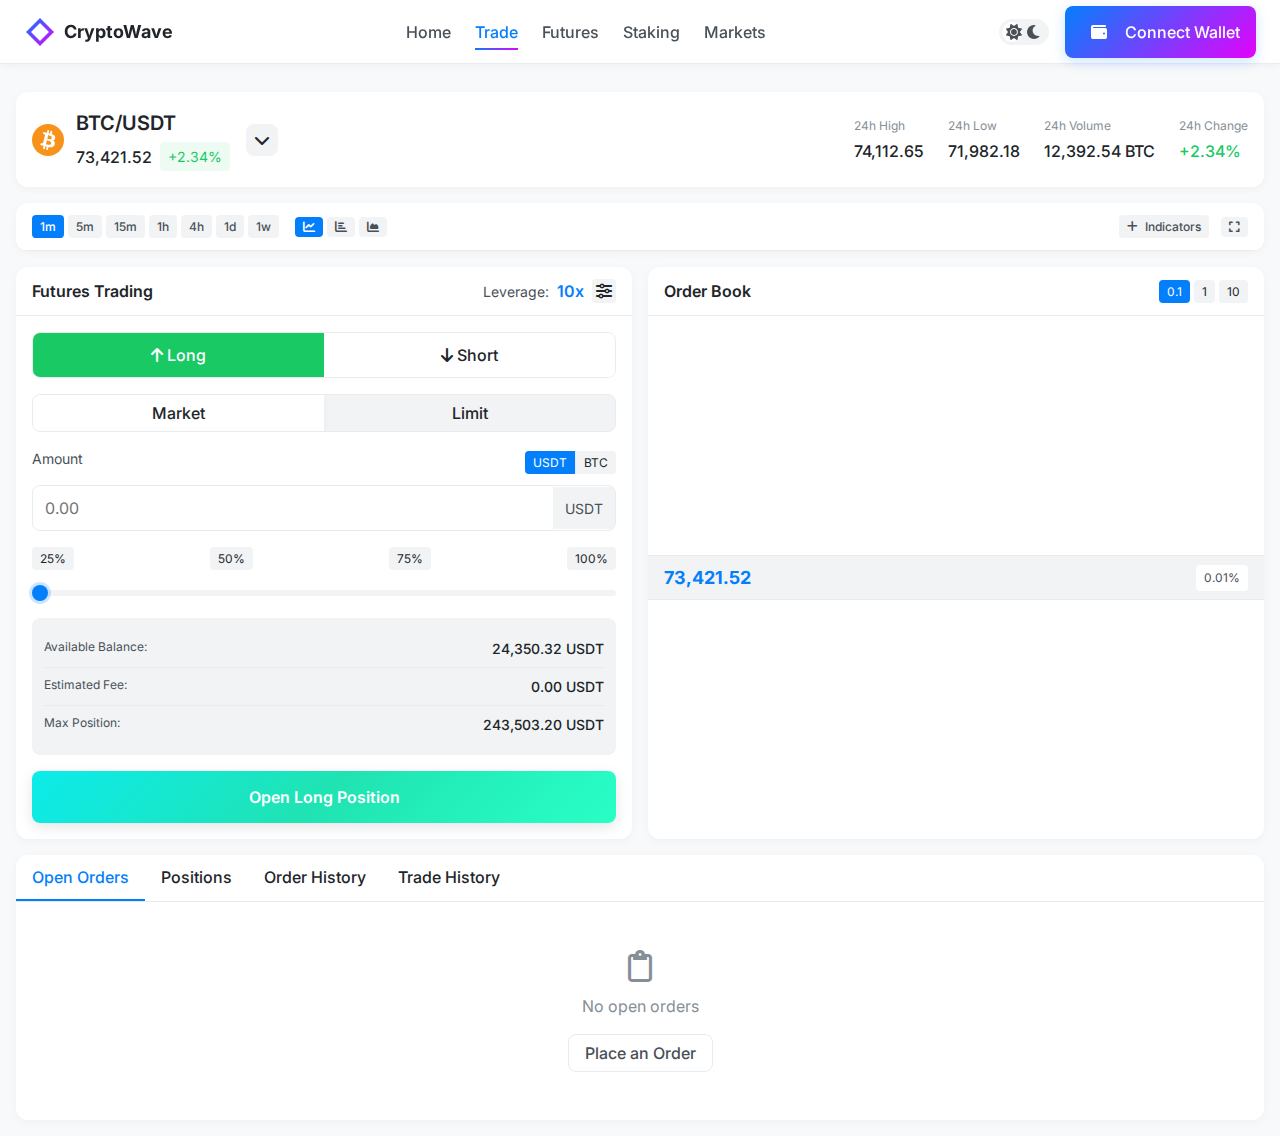
<file: index.html>
<!DOCTYPE html>
<html lang="en">
<head>
    <meta charset="UTF-8">
    <meta name="viewport" content="width=device-width, initial-scale=1.0">
    <title>CryptoWave | Advanced Trading Platform</title>
    <link rel="stylesheet" href="styles.css">
    <link rel="preconnect" href="https://fonts.googleapis.com">
    <link rel="preconnect" href="https://fonts.gstatic.com" crossorigin>
    <link href="https://fonts.googleapis.com/css2?family=Inter:wght@300;400;500;600;700&display=swap" rel="stylesheet">
    <link rel="stylesheet" href="https://cdnjs.cloudflare.com/ajax/libs/font-awesome/6.0.0-beta3/css/all.min.css">
</head>
<body>
    <div class="app-wrapper">
        <!-- Header Navigation -->
        <header class="header">
            <div class="logo">
                <svg width="32" height="32" viewBox="0 0 32 32" fill="none" xmlns="http://www.w3.org/2000/svg">
                    <path d="M16 2L30 16L16 30L2 16L16 2Z" fill="url(#paint0_linear)"/>
                    <path d="M16 7L25 16L16 25L7 16L16 7Z" fill="white"/>
                    <defs>
                        <linearGradient id="paint0_linear" x1="2" y1="2" x2="30" y2="30" gradientUnits="userSpaceOnUse">
                            <stop offset="0%" stop-color="#037ffc"/>
                            <stop offset="100%" stop-color="#e303fc"/>
                        </linearGradient>
                    </defs>
                </svg>
                <span>CryptoWave</span>
            </div>
            
            <nav class="main-nav">
                <ul>
                    <li><a href="#">Home</a></li>
                    <li class="active"><a href="#">Trade</a></li>
                    <li><a href="#">Futures</a></li>
                    <li><a href="#">Staking</a></li>
                    <li><a href="#">Markets</a></li>
                </ul>
            </nav>
            
            <div class="user-controls">
                <div class="theme-toggle">
                    <input type="checkbox" id="theme-switch" class="theme-switch">
                    <label for="theme-switch" class="theme-switch-label">
                        <span class="theme-icon light"><i class="fas fa-sun"></i></span>
                        <span class="theme-icon dark"><i class="fas fa-moon"></i></span>
                    </label>
                </div>
                <div class="wallet-connect">
                    <button class="btn btn-primary">
                        <span class="btn-icon"><i class="fas fa-wallet"></i></span>
                        Connect Wallet
                    </button>
                </div>
            </div>
        </header>

        <!-- Main Content -->
        <main class="main-content">
            <!-- Trading Pair Selection -->
            <div class="trading-pair-selection">
                <div class="pair-selector">
                    <div class="current-pair">
                        <div class="pair-icon">
                            <img src="assets/btc-icon.svg" alt="Bitcoin">
                        </div>
                        <div class="pair-details">
                            <h2>BTC/USDT</h2>
                            <div class="pair-price">
                                <span class="price">73,421.52</span>
                                <span class="change positive">+2.34%</span>
                            </div>
                        </div>
                    </div>
                    <button class="pair-dropdown-btn">
                        <i class="fas fa-chevron-down"></i>
                    </button>
                </div>
                <div class="market-stats">
                    <div class="stat">
                        <span class="stat-label">24h High</span>
                        <span class="stat-value">74,112.65</span>
                    </div>
                    <div class="stat">
                        <span class="stat-label">24h Low</span>
                        <span class="stat-value">71,982.18</span>
                    </div>
                    <div class="stat">
                        <span class="stat-label">24h Volume</span>
                        <span class="stat-value">12,392.54 BTC</span>
                    </div>
                    <div class="stat">
                        <span class="stat-label">24h Change</span>
                        <span class="stat-value positive">+2.34%</span>
                    </div>
                </div>
            </div>
            
            <!-- Main Trading Interface -->
            <div class="trading-interface">
                <!-- Chart Component -->
                <div class="chart-container">
                    <div class="chart-header">
                        <div class="chart-controls">
                            <div class="chart-timeframe">
                                <button class="btn btn-time active">1m</button>
                                <button class="btn btn-time">5m</button>
                                <button class="btn btn-time">15m</button>
                                <button class="btn btn-time">1h</button>
                                <button class="btn btn-time">4h</button>
                                <button class="btn btn-time">1d</button>
                                <button class="btn btn-time">1w</button>
                            </div>
                            <div class="chart-type">
                                <button class="btn btn-chart active">
                                    <i class="fas fa-chart-line"></i>
                                </button>
                                <button class="btn btn-chart">
                                    <i class="fas fa-chart-bar"></i>
                                </button>
                                <button class="btn btn-chart">
                                    <i class="fas fa-chart-area"></i>
                                </button>
                            </div>
                        </div>
                        <div class="chart-indicators">
                            <button class="btn btn-indicator">
                                <i class="fas fa-plus"></i>
                                <span>Indicators</span>
                            </button>
                            <button class="btn btn-fullscreen">
                                <i class="fas fa-expand"></i>
                            </button>
                        </div>
                    </div>
                    
                    <div class="trading-view-chart" id="trading-chart">
                        <!-- TradingView chart will be injected here -->
                    </div>
                </div>
                
                <!-- Order Book and Trading Form -->
                <div class="side-panel">
                    <div class="trade-panel">
                        <div class="panel-header">
                            <h3>Futures Trading</h3>
                            <div class="leverage-selector">
                                <span class="leverage-label">Leverage:</span>
                                <div class="leverage-value">10x</div>
                                <button class="leverage-adjust">
                                    <i class="fas fa-sliders-h"></i>
                                </button>
                            </div>
                        </div>
                        
                        <!-- Trade Direction Toggle -->
                        <div class="trade-direction-toggle">
                            <button class="btn-direction btn-long active" data-direction="long">
                                <i class="fas fa-arrow-up"></i>
                                Long
                            </button>
                            <button class="btn-direction btn-short" data-direction="short">
                                <i class="fas fa-arrow-down"></i>
                                Short
                            </button>
                        </div>
                        
                        <!-- Trade Type Toggle -->
                        <div class="trade-type-toggle">
                            <button class="btn-type active" data-type="market">Market</button>
                            <button class="btn-type" data-type="limit">Limit</button>
                        </div>
                        
                        <!-- Dynamic Trade Form -->
                        <div class="trade-form">
                            <!-- Fields change based on trade type selection -->
                            <div class="form-group limit-price hidden">
                                <label for="limit-price">Limit Price</label>
                                <div class="input-with-addon">
                                    <input type="text" id="limit-price" placeholder="0.00">
                                    <div class="input-addon">USDT</div>
                                </div>
                            </div>
                            
                            <div class="form-group">
                                <div class="amount-label-container">
                                    <label for="trade-amount">Amount</label>
                                    <div class="amount-denomination">
                                        <button class="denomination-btn active" data-denom="usdt">USDT</button>
                                        <button class="denomination-btn" data-denom="btc">BTC</button>
                                    </div>
                                </div>
                                <div class="input-with-addon">
                                    <input type="text" id="trade-amount" placeholder="0.00">
                                    <div class="input-addon" id="current-denom">USDT</div>
                                </div>
                            </div>
                            
                            <!-- Amount Slider -->
                            <div class="amount-slider-container">
                                <div class="amount-percentage-buttons">
                                    <button class="percentage-btn" data-percentage="25">25%</button>
                                    <button class="percentage-btn" data-percentage="50">50%</button>
                                    <button class="percentage-btn" data-percentage="75">75%</button>
                                    <button class="percentage-btn" data-percentage="100">100%</button>
                                </div>
                                <input type="range" class="amount-slider" min="0" max="100" value="0">
                            </div>
                            
                            <!-- Trade Stats -->
                            <div class="trade-stats">
                                <div class="stat-row">
                                    <div class="stat-label">Available Balance:</div>
                                    <div class="stat-value">24,350.32 USDT</div>
                                </div>
                                <div class="stat-row">
                                    <div class="stat-label">Estimated Fee:</div>
                                    <div class="stat-value">0.00 USDT</div>
                                </div>
                                <div class="stat-row">
                                    <div class="stat-label">Max Position:</div>
                                    <div class="stat-value">243,503.20 USDT</div>
                                </div>
                            </div>
                            
                            <!-- Submit Button -->
                            <button class="btn-submit btn-long">
                                Open Long Position
                            </button>
                        </div>
                    </div>
                    
                    <!-- Order Book -->
                    <div class="orderbook-panel">
                        <div class="panel-header">
                            <h3>Order Book</h3>
                            <div class="orderbook-controls">
                                <button class="btn-decimal active">0.1</button>
                                <button class="btn-decimal">1</button>
                                <button class="btn-decimal">10</button>
                            </div>
                        </div>
                        
                        <div class="orderbook-content">
                            <!-- Asks (Sell Orders) - Will be populated dynamically -->
                            <div class="orderbook-asks"></div>
                            
                            <!-- Current Price -->
                            <div class="orderbook-spread">
                                <div class="current-price">73,421.52</div>
                                <div class="spread-value">0.01%</div>
                            </div>
                            
                            <!-- Bids (Buy Orders) - Will be populated dynamically -->
                            <div class="orderbook-bids"></div>
                        </div>
                    </div>
                </div>
            </div>
            
            <!-- Recent Trades and Open Orders -->
            <div class="bottom-panel">
                <div class="panel-tabs">
                    <button class="tab-btn active" data-tab="open-orders">Open Orders</button>
                    <button class="tab-btn" data-tab="positions">Positions</button>
                    <button class="tab-btn" data-tab="order-history">Order History</button>
                    <button class="tab-btn" data-tab="trade-history">Trade History</button>
                </div>
                
                <div class="tab-content active" id="open-orders">
                    <div class="empty-state">
                        <i class="far fa-clipboard"></i>
                        <p>No open orders</p>
                        <button class="btn btn-secondary">Place an Order</button>
                    </div>
                </div>
                
                <div class="tab-content" id="positions">
                    <div class="empty-state">
                        <i class="far fa-chart-bar"></i>
                        <p>No open positions</p>
                        <button class="btn btn-secondary">Open a Position</button>
                    </div>
                </div>
                
                <div class="tab-content" id="order-history">
                    <table class="data-table">
                        <thead>
                            <tr>
                                <th>Date</th>
                                <th>Pair</th>
                                <th>Type</th>
                                <th>Side</th>
                                <th>Price</th>
                                <th>Amount</th>
                                <th>Filled</th>
                                <th>Total</th>
                                <th>Status</th>
                            </tr>
                        </thead>
                        <tbody>
                            <tr>
                                <td>2025-04-05 09:42:18</td>
                                <td>BTC/USDT</td>
                                <td>Limit</td>
                                <td class="side buy">Buy</td>
                                <td>72,850.00</td>
                                <td>0.5000</td>
                                <td>0.5000</td>
                                <td>36,425.00 USDT</td>
                                <td><span class="status filled">Filled</span></td>
                            </tr>
                            <tr>
                                <td>2025-04-04 15:21:36</td>
                                <td>BTC/USDT</td>
                                <td>Market</td>
                                <td class="side sell">Sell</td>
                                <td>73,012.48</td>
                                <td>0.3500</td>
                                <td>0.3500</td>
                                <td>25,554.37 USDT</td>
                                <td><span class="status filled">Filled</span></td>
                            </tr>
                        </tbody>
                    </table>
                </div>
                
                <div class="tab-content" id="trade-history">
                    <table class="data-table">
                        <thead>
                            <tr>
                                <th>Date</th>
                                <th>Pair</th>
                                <th>Side</th>
                                <th>Price</th>
                                <th>Amount</th>
                                <th>Fee</th>
                                <th>Total</th>
                            </tr>
                        </thead>
                        <tbody>
                            <tr>
                                <td>2025-04-05 09:42:18</td>
                                <td>BTC/USDT</td>
                                <td class="side buy">Buy</td>
                                <td>72,850.00</td>
                                <td>0.5000</td>
                                <td>18.21 USDT</td>
                                <td>36,425.00 USDT</td>
                            </tr>
                            <tr>
                                <td>2025-04-04 15:21:36</td>
                                <td>BTC/USDT</td>
                                <td class="side sell">Sell</td>
                                <td>73,012.48</td>
                                <td>0.3500</td>
                                <td>12.78 USDT</td>
                                <td>25,554.37 USDT</td>
                            </tr>
                        </tbody>
                    </table>
                </div>
            </div>
        </main>
    </div>
    
    <!-- Trading View Widget Script -->
    <script src="https://s3.tradingview.com/tv.js"></script>
    <script src="script.js"></script>
</body>
</html>
</file>
<file: styles.css>
:root {
    /* Base Colors */
    --color-primary: #037ffc;
    --color-secondary: #e303fc;
    --color-success: #18c964;
    --color-warning: #f5a623;
    --color-danger: #f31260;
    --color-info: #5e5ce6;

    /* Interface Colors */
    --color-bg-primary: #f8f9fa;
    --color-bg-secondary: #ffffff;
    --color-bg-tertiary: #f1f3f5;
    --color-border: #e9ecef;
    --color-text-primary: #212529;
    --color-text-secondary: #495057;
    --color-text-muted: #868e96;
    
    /* Trade-specific Colors */
    --color-buy: #18c964;
    --color-sell: #f31260;
    --color-buy-bg: rgba(24, 201, 100, 0.08);
    --color-sell-bg: rgba(243, 18, 96, 0.08);
    
    /* Chart Colors */
    --color-chart-grid: #e9ecef;
    --color-chart-text: #495057;
    
    /* Gradients */
    --gradient-primary: linear-gradient(135deg, var(--color-primary), var(--color-secondary));
    --gradient-success: linear-gradient(135deg, #0cebeb, #20e3b2, #29ffc6);
    --gradient-danger: linear-gradient(135deg, #ff416c, #ff4b2b);
    
    /* Elevation and Effects */
    --shadow-sm: 0 2px 8px rgba(0, 0, 0, 0.04);
    --shadow-md: 0 4px 16px rgba(0, 0, 0, 0.08);
    --shadow-lg: 0 8px 24px rgba(0, 0, 0, 0.12);
    
    /* Spacing */
    --space-2xs: 0.25rem;   /*  4px */
    --space-xs:  0.5rem;    /*  8px */
    --space-sm:  0.75rem;   /* 12px */
    --space-md:  1rem;      /* 16px */
    --space-lg:  1.5rem;    /* 24px */
    --space-xl:  2rem;      /* 32px */
    --space-2xl: 3rem;      /* 48px */
    
    /* Border Radius */
    --radius-sm: 4px;
    --radius-md: 8px;
    --radius-lg: 12px;
    --radius-full: 9999px;
    
    /* Typography */
    --font-family: 'Inter', -apple-system, BlinkMacSystemFont, 'Segoe UI', Roboto, Oxygen, Ubuntu, Cantarell, 'Open Sans', 'Helvetica Neue', sans-serif;
    --font-size-xs: 0.75rem;   /* 12px */
    --font-size-sm: 0.875rem;  /* 14px */
    --font-size-md: 1rem;      /* 16px */
    --font-size-lg: 1.125rem;  /* 18px */
    --font-size-xl: 1.25rem;   /* 20px */
    --font-size-2xl: 1.5rem;   /* 24px */
    --font-size-3xl: 1.875rem; /* 30px */
    --font-size-4xl: 2.25rem;  /* 36px */
    
    /* Transitions */
    --transition-fast: 150ms ease;
    --transition-normal: 250ms ease;
    --transition-slow: 350ms ease;
    
    /* Layout */
    --header-height: 64px;
    --sidebar-width: 240px;
    
    /* Z-index layers */
    --z-dropdown: 1000;
    --z-sticky: 1020;
    --z-fixed: 1030;
    --z-modal-backdrop: 1040;
    --z-modal: 1050;
    --z-popover: 1060;
    --z-tooltip: 1070;
}

/* Dark Theme Colors (will be toggled via JS) */
.dark-theme {
    --color-bg-primary: #121212;
    --color-bg-secondary: #1e1e1e;
    --color-bg-tertiary: #2d2d2d;
    --color-border: #333333;
    --color-text-primary: #f8f9fa;
    --color-text-secondary: #ced4da;
    --color-text-muted: #868e96;
    --color-chart-grid: #333333;
    --color-chart-text: #adb5bd;
}

/* Reset & Base Styles */
* {
    margin: 0;
    padding: 0;
    box-sizing: border-box;
}

body {
    font-family: var(--font-family);
    background-color: var(--color-bg-primary);
    color: var(--color-text-primary);
    line-height: 1.5;
    overflow-x: hidden;
    -webkit-font-smoothing: antialiased;
    -moz-osx-font-smoothing: grayscale;
}

a {
    text-decoration: none;
    color: var(--color-primary);
    transition: color var(--transition-normal);
}

a:hover {
    color: var(--color-secondary);
}

ul, ol {
    list-style: none;
}

button, input, select, textarea {
    font-family: inherit;
    font-size: inherit;
    color: inherit;
}

button {
    cursor: pointer;
    border: none;
    background: none;
}

input {
    border: none;
    outline: none;
}

/* Layout Containers */
.app-wrapper {
    min-height: 100vh;
    display: flex;
    flex-direction: column;
}

.main-content {
    display: flex;
    flex-direction: column;
    flex: 1;
    padding: var(--space-md);
    gap: var(--space-md);
}

/* Header & Navigation */
.header {
    height: var(--header-height);
    display: flex;
    align-items: center;
    justify-content: space-between;
    padding: 0 var(--space-lg);
    background-color: var(--color-bg-secondary);
    box-shadow: var(--shadow-sm);
    position: sticky;
    top: 0;
    z-index: var(--z-sticky);
    border-bottom: 1px solid var(--color-border);
}

.logo {
    display: flex;
    align-items: center;
    gap: var(--space-xs);
    font-weight: 700;
    font-size: var(--font-size-lg);
    color: var(--color-text-primary);
}

.logo svg {
    width: 32px;
    height: 32px;
}

.main-nav ul {
    display: flex;
    gap: var(--space-lg);
}

.main-nav li a {
    color: var(--color-text-secondary);
    font-weight: 500;
    padding: var(--space-xs) 0;
    position: relative;
    transition: color var(--transition-normal);
}

.main-nav li.active a, 
.main-nav li a:hover {
    color: var(--color-primary);
}

.main-nav li.active a::after {
    content: '';
    position: absolute;
    bottom: 0;
    left: 0;
    width: 100%;
    height: 2px;
    background: var(--gradient-primary);
    transition: transform var(--transition-normal);
}

.user-controls {
    display: flex;
    align-items: center;
    gap: var(--space-md);
}

/* Theme Toggle */
.theme-toggle {
    position: relative;
}

.theme-switch {
    position: absolute;
    opacity: 0;
    width: 0;
    height: 0;
}

.theme-switch-label {
    display: flex;
    align-items: center;
    justify-content: space-between;
    cursor: pointer;
    width: 50px;
    height: 26px;
    background: var(--color-bg-tertiary);
    border-radius: var(--radius-full);
    position: relative;
    transition: background-color var(--transition-normal);
    padding: 0 5px;
}

.theme-icon {
    display: flex;
    align-items: center;
    justify-content: center;
    width: 20px;
    height: 20px;
    color: var(--color-text-secondary);
    z-index: 1;
}

.theme-switch-label:after {
    content: '';
    position: absolute;
    top: 3px;
    left: 3px;
    width: 20px;
    height: 20px;
    background-color: var(--color-bg-secondary);
    border-radius: 50%;
    transition: transform var(--transition-normal);
}

.theme-switch:checked + .theme-switch-label:after {
    transform: translateX(24px);
}

/* Buttons */
.btn {
    display: inline-flex;
    align-items: center;
    justify-content: center;
    gap: var(--space-xs);
    padding: var(--space-xs) var(--space-md);
    border-radius: var(--radius-md);
    font-weight: 500;
    transition: all var(--transition-normal);
    background-color: var(--color-bg-tertiary);
    color: var(--color-text-secondary);
}

.btn:hover {
    background-color: var(--color-border);
}

.btn-primary {
    background: var(--gradient-primary);
    color: white;
    box-shadow: 0 4px 14px 0 rgba(3, 127, 252, 0.2);
}

.btn-primary:hover {
    background: var(--gradient-primary);
    transform: translateY(-2px);
    box-shadow: 0 6px 20px 0 rgba(3, 127, 252, 0.3);
}

.btn-secondary {
    border: 1px solid var(--color-border);
    background-color: var(--color-bg-secondary);
}

.btn-time, .btn-chart, .btn-indicator, .btn-fullscreen {
    padding: var(--space-2xs) var(--space-xs);
    border-radius: var(--radius-sm);
    font-size: var(--font-size-xs);
    color: var(--color-text-secondary);
}

.btn-time.active, .btn-chart.active {
    background-color: var(--color-primary);
    color: white;
}

.btn-icon {
    width: 36px;
    height: 36px;
    display: flex;
    align-items: center;
    justify-content: center;
    border-radius: var(--radius-md);
}

/* Trading Pair Selection */
.trading-pair-selection {
    display: flex;
    align-items: center;
    justify-content: space-between;
    padding: var(--space-md);
    background-color: var(--color-bg-secondary);
    border-radius: var(--radius-lg);
    box-shadow: var(--shadow-sm);
    margin-top: var(--space-sm);
}

.pair-selector {
    display: flex;
    align-items: center;
    gap: var(--space-md);
}

.current-pair {
    display: flex;
    align-items: center;
    gap: var(--space-sm);
}

.pair-icon {
    width: 32px;
    height: 32px;
    display: flex;
    align-items: center;
    justify-content: center;
}

.pair-icon img {
    width: 100%;
    height: 100%;
    object-fit: contain;
}

.pair-details h2 {
    font-size: var(--font-size-xl);
    font-weight: 600;
    margin-bottom: var(--space-2xs);
}

.pair-price {
    display: flex;
    align-items: center;
    gap: var(--space-xs);
}

.price {
    font-weight: 500;
}

.change {
    font-size: var(--font-size-sm);
    padding: var(--space-2xs) var(--space-xs);
    border-radius: var(--radius-sm);
}

.change.positive {
    background-color: var(--color-buy-bg);
    color: var(--color-buy);
}

.change.negative {
    background-color: var(--color-sell-bg);
    color: var(--color-sell);
}

.pair-dropdown-btn {
    width: 32px;
    height: 32px;
    display: flex;
    align-items: center;
    justify-content: center;
    border-radius: var(--radius-md);
    background-color: var(--color-bg-tertiary);
    transition: background-color var(--transition-normal);
}

.pair-dropdown-btn:hover {
    background-color: var(--color-border);
}

.market-stats {
    display: flex;
    gap: var(--space-lg);
}

.stat {
    display: flex;
    flex-direction: column;
    align-items: flex-start;
}

.stat-label {
    font-size: var(--font-size-xs);
    color: var(--color-text-muted);
    margin-bottom: var(--space-2xs);
}

.stat-value {
    font-weight: 500;
}

.stat-value.positive {
    color: var(--color-buy);
}

.stat-value.negative {
    color: var(--color-sell);
}

/* Trading Interface */
.trading-interface {
    display: grid;
    grid-template-columns: 1fr 380px;
    gap: var(--space-md);
    height: calc(100vh - var(--header-height) - 200px);
}

.chart-container {
    background-color: var(--color-bg-secondary);
    border-radius: var(--radius-lg);
    box-shadow: var(--shadow-sm);
    display: flex;
    flex-direction: column;
    overflow: hidden;
}

.chart-header {
    display: flex;
    align-items: center;
    justify-content: space-between;
    padding: var(--space-sm) var(--space-md);
    border-bottom: 1px solid var(--color-border);
}

.chart-controls {
    display: flex;
    align-items: center;
    gap: var(--space-md);
}

.chart-timeframe {
    display: flex;
    align-items: center;
    gap: var(--space-2xs);
}

.chart-type {
    display: flex;
    align-items: center;
    gap: var(--space-2xs);
}

.chart-indicators {
    display: flex;
    align-items: center;
    gap: var(--space-sm);
}

.trading-view-chart {
    flex: 1;
    width: 100%;
    background-color: var(--color-bg-secondary);
}

/* Side Panel */
.side-panel {
    display: flex;
    flex-direction: column;
    gap: var(--space-md);
    height: 100%;
}

.trade-panel, .orderbook-panel {
    background-color: var(--color-bg-secondary);
    border-radius: var(--radius-lg);
    box-shadow: var(--shadow-sm);
    overflow: hidden;
}

.panel-header {
    display: flex;
    align-items: center;
    justify-content: space-between;
    padding: var(--space-sm) var(--space-md);
    border-bottom: 1px solid var(--color-border);
}

.panel-header h3 {
    font-size: var(--font-size-md);
    font-weight: 600;
}

.leverage-selector {
    display: flex;
    align-items: center;
    gap: var(--space-xs);
}

.leverage-label {
    font-size: var(--font-size-sm);
    color: var(--color-text-secondary);
}

.leverage-value {
    font-weight: 600;
    color: var(--color-primary);
}

.leverage-adjust {
    width: 24px;
    height: 24px;
    display: flex;
    align-items: center;
    justify-content: center;
    border-radius: var(--radius-sm);
    background-color: var(--color-bg-tertiary);
    transition: background-color var(--transition-normal);
}

.leverage-adjust:hover {
    background-color: var(--color-border);
}

/* Trade Form */
.trade-direction-toggle {
    display: flex;
    margin: var(--space-md);
    border-radius: var(--radius-md);
    overflow: hidden;
    border: 1px solid var(--color-border);
}

.btn-direction {
    flex: 1;
    display: flex;
    align-items: center;
    justify-content: center;
    gap: var(--space-2xs);
    padding: var(--space-sm);
    font-weight: 500;
    transition: all var(--transition-normal);
    background-color: var(--color-bg-secondary);
}

.btn-long.active {
    background-color: var(--color-buy);
    color: white;
}

.btn-short.active {
    background-color: var(--color-sell);
    color: white;
}

.trade-type-toggle {
    display: flex;
    margin: 0 var(--space-md) var(--space-md);
    border-radius: var(--radius-md);
    overflow: hidden;
    border: 1px solid var(--color-border);
    background-color: var(--color-bg-tertiary);
}

.btn-type {
    flex: 1;
    padding: var(--space-xs);
    font-weight: 500;
    transition: all var(--transition-normal);
    text-align: center;
}

.btn-type.active {
    background-color: var(--color-bg-secondary);
    box-shadow: var(--shadow-sm);
}

.trade-form {
    padding: 0 var(--space-md) var(--space-md);
}

.form-group {
    margin-bottom: var(--space-md);
}

.form-group label {
    display: block;
    font-size: var(--font-size-sm);
    color: var(--color-text-secondary);
    margin-bottom: var(--space-xs);
}

.input-with-addon {
    display: flex;
    align-items: center;
    border: 1px solid var(--color-border);
    border-radius: var(--radius-md);
    overflow: hidden;
    transition: border-color var(--transition-normal);
    background-color: var(--color-bg-secondary);
}

.input-with-addon:focus-within {
    border-color: var(--color-primary);
}

.input-with-addon input {
    flex: 1;
    padding: var(--space-sm);
    background-color: transparent;
}

.input-addon {
    display: flex;
    align-items: center;
    justify-content: center;
    padding: 0 var(--space-sm);
    background-color: var(--color-bg-tertiary);
    color: var(--color-text-secondary);
    font-size: var(--font-size-sm);
    height: 42px;
}

.amount-label-container {
    display: flex;
    align-items: center;
    justify-content: space-between;
    margin-bottom: var(--space-xs);
}

.amount-denomination {
    display: flex;
    gap: 1px;
    border-radius: var(--radius-sm);
    overflow: hidden;
    background-color: var(--color-border);
}

.denomination-btn {
    font-size: var(--font-size-xs);
    padding: var(--space-2xs) var(--space-xs);
    background-color: var(--color-bg-tertiary);
    transition: all var(--transition-normal);
}

.denomination-btn.active {
    background-color: var(--color-primary);
    color: white;
}

.amount-slider-container {
    margin-bottom: var(--space-md);
}

.amount-percentage-buttons {
    display: flex;
    justify-content: space-between;
    margin-bottom: var(--space-xs);
}

.percentage-btn {
    font-size: var(--font-size-xs);
    padding: var(--space-2xs) var(--space-xs);
    border-radius: var(--radius-sm);
    background-color: var(--color-bg-tertiary);
    transition: all var(--transition-normal);
}

.percentage-btn:hover {
    background-color: var(--color-border);
}

.amount-slider {
    width: 100%;
    height: 6px;
    -webkit-appearance: none;
    appearance: none;
    background: var(--color-bg-tertiary);
    border-radius: var(--radius-full);
    outline: none;
    transition: all var(--transition-normal);
}

.amount-slider::-webkit-slider-thumb {
    -webkit-appearance: none;
    appearance: none;
    width: 16px;
    height: 16px;
    border-radius: 50%;
    background: var(--color-primary);
    cursor: pointer;
    transition: all var(--transition-normal);
}

.amount-slider::-webkit-slider-thumb:hover {
    transform: scale(1.2);
}

.trade-stats {
    background-color: var(--color-bg-tertiary);
    border-radius: var(--radius-md);
    padding: var(--space-sm);
    margin-bottom: var(--space-md);
}

.stat-row {
    display: flex;
    justify-content: space-between;
    font-size: var(--font-size-sm);
    padding: var(--space-xs) 0;
}

.stat-row:not(:last-child) {
    border-bottom: 1px solid var(--color-border);
}

.stat-row .stat-label {
    color: var(--color-text-secondary);
    margin-bottom: 0;
}

.btn-submit {
    width: 100%;
    padding: var(--space-md);
    border-radius: var(--radius-md);
    font-weight: 600;
    transition: all var(--transition-normal);
    color: white;
    box-shadow: 0 4px 14px 0 rgba(0, 0, 0, 0.1);
}

.btn-submit.btn-long {
    background: var(--gradient-success);
}

.btn-submit.btn-short {
    background: var(--gradient-danger);
}

.btn-submit:hover {
    transform: translateY(-2px);
    box-shadow: 0 6px 20px 0 rgba(0, 0, 0, 0.15);
}

.hidden {
    display: none;
}

/* Order Book Styling */
.orderbook-panel {
    flex: 1;
    display: flex;
    flex-direction: column;
}

.orderbook-controls {
    display: flex;
    align-items: center;
    gap: var(--space-2xs);
}

.btn-decimal {
    font-size: var(--font-size-xs);
    padding: var(--space-2xs) var(--space-xs);
    border-radius: var(--radius-sm);
    background-color: var(--color-bg-tertiary);
    transition: all var(--transition-normal);
}

.btn-decimal.active {
    background-color: var(--color-primary);
    color: white;
}

.orderbook-content {
    flex: 1;
    display: flex;
    flex-direction: column;
    overflow-y: auto;
}

.orderbook-asks, .orderbook-bids {
    flex: 1;
    overflow-y: auto;
}

.orderbook-row {
    display: grid;
    grid-template-columns: 1fr 1fr 2fr;
    padding: var(--space-2xs) var(--space-md);
    font-size: var(--font-size-sm);
    position: relative;
    transition: background-color var(--transition-normal);
}

.orderbook-row:hover {
    background-color: var(--color-bg-tertiary);
}

.price {
    font-weight: 500;
}

.price.sell {
    color: var(--color-sell);
}

.price.buy {
    color: var(--color-buy);
}

.amount {
    text-align: right;
}

.total {
    position: relative;
    text-align: right;
}

.depth-visualization {
    position: absolute;
    top: 0;
    right: 0;
    height: 100%;
    z-index: 0;
    opacity: 0.08;
}

.depth-visualization.sell {
    background-color: var(--color-sell);
}

.depth-visualization.buy {
    background-color: var(--color-buy);
}

.total span {
    position: relative;
    z-index: 1;
}

.orderbook-spread {
    display: flex;
    align-items: center;
    justify-content: space-between;
    padding: var(--space-xs) var(--space-md);
    border-top: 1px solid var(--color-border);
    border-bottom: 1px solid var(--color-border);
    background-color: var(--color-bg-tertiary);
}

.current-price {
    font-size: var(--font-size-lg);
    font-weight: 700;
    color: var(--color-primary);
}

.spread-value {
    font-size: var(--font-size-xs);
    color: var(--color-text-secondary);
    padding: var(--space-2xs) var(--space-xs);
    background-color: var(--color-bg-secondary);
    border-radius: var(--radius-sm);
}

/* Bottom Panel */
.bottom-panel {
    background-color: var(--color-bg-secondary);
    border-radius: var(--radius-lg);
    box-shadow: var(--shadow-sm);
    overflow: hidden;
    min-height: 200px;
}

.panel-tabs {
    display: flex;
    border-bottom: 1px solid var(--color-border);
}

.tab-btn {
    padding: var(--space-sm) var(--space-md);
    font-weight: 500;
    transition: all var(--transition-normal);
    border-bottom: 2px solid transparent;
}

.tab-btn.active {
    border-bottom: 2px solid var(--color-primary);
    color: var(--color-primary);
}

.tab-content {
    display: none;
    padding: var(--space-md);
}

.tab-content.active {
    display: block;
}

/* Empty State */
.empty-state {
    display: flex;
    flex-direction: column;
    align-items: center;
    justify-content: center;
    padding: var(--space-xl);
    color: var(--color-text-muted);
}

.empty-state i {
    font-size: 2rem;
    margin-bottom: var(--space-sm);
}

.empty-state p {
    margin-bottom: var(--space-md);
}

/* Data Tables */
.data-table {
    width: 100%;
    border-collapse: collapse;
}

.data-table th, .data-table td {
    padding: var(--space-sm);
    text-align: left;
    font-size: var(--font-size-sm);
}

.data-table th {
    color: var(--color-text-secondary);
    font-weight: 500;
}

.data-table tbody tr {
    border-bottom: 1px solid var(--color-border);
}

.data-table tbody tr:last-child {
    border-bottom: none;
}

.side {
    font-weight: 600;
}

.side.buy {
    color: var(--color-buy);
}

.side.sell {
    color: var(--color-sell);
}

.status {
    display: inline-block;
    padding: var(--space-2xs) var(--space-xs);
    border-radius: var(--radius-sm);
    font-size: var(--font-size-xs);
    font-weight: 600;
}

.status.filled {
    background-color: var(--color-buy-bg);
    color: var(--color-buy);
}

.status.cancelled {
    background-color: var(--color-bg-tertiary);
    color: var(--color-text-muted);
}

/* Responsive Adjustments */
@media (max-width: 1280px) {
    .trading-interface {
        grid-template-columns: 1fr;
        grid-template-rows: 1fr 1fr;
    }
    
    .side-panel {
        flex-direction: row;
        height: auto;
    }
    
    .trade-panel, .orderbook-panel {
        flex: 1;
        height: auto;
    }
}

@media (max-width: 768px) {
    .header {
        padding: 0 var(--space-md);
    }
    
    .main-nav {
        display: none;
    }
    
    .trading-pair-selection {
        flex-direction: column;
        align-items: flex-start;
        gap: var(--space-md);
    }
    
    .market-stats {
        width: 100%;
        justify-content: space-between;
    }
    
    .trading-interface {
        height: auto;
    }
    
    .side-panel {
        flex-direction: column;
    }
    
    .panel-tabs {
        overflow-x: auto;
    }
}

/* Animation Classes */
.animate-pulse {
    animation: pulse 2s infinite;
}

@keyframes pulse {
    0% {
        opacity: 1;
    }
    50% {
        opacity: 0.7;
    }
    100% {
        opacity: 1;
    }
}

.animate-fade-in {
    animation: fadeIn 0.3s forwards;
}

@keyframes fadeIn {
    from {
        opacity: 0;
    }
    to {
        opacity: 1;
    }
}

.animate-slide-up {
    animation: slideUp 0.3s forwards;
}

@keyframes slideUp {
    from {
        opacity: 0;
        transform: translateY(20px);
    }
    to {
        opacity: 1;
        transform: translateY(0);
    }
}

/* Custom Scrollbar */
::-webkit-scrollbar {
    width: 8px;
    height: 8px;
}

::-webkit-scrollbar-track {
    background: var(--color-bg-tertiary);
    border-radius: var(--radius-md);
}

::-webkit-scrollbar-thumb {
    background: var(--color-border);
    border-radius: var(--radius-md);
}

::-webkit-scrollbar-thumb:hover {
    background: var(--color-text-muted);
}

/* Add these styles for the pair selector dropdown */

.pair-dropdown-content {
    position: absolute;
    top: 100%;
    right: 0;
    width: 240px;
    max-height: 320px;
    overflow-y: auto;
    background-color: var(--color-bg-secondary);
    border-radius: var(--radius-lg);
    box-shadow: var(--shadow-lg);
    z-index: 1000;
    border: 1px solid var(--color-border);
    margin-top: 8px;
}

.pair-dropdown-item {
    display: flex;
    align-items: center;
    padding: 12px;
    cursor: pointer;
    transition: background-color 0.2s ease;
    border-bottom: 1px solid var(--color-border);
}

.pair-dropdown-item:last-child {
    border-bottom: none;
}

.pair-dropdown-item:hover {
    background-color: var(--color-bg-tertiary);
}

.pair-icon.small {
    width: 24px;
    height: 24px;
}

.pair-details.small {
    margin-left: 12px;
}

.pair-name {
    font-weight: 500;
    font-size: 14px;
}

.pair-symbol {
    font-size: 12px;
    color: var(--color-text-muted);
}

.symbol-change-notification {
    position: fixed;
    top: 80px;
    right: 16px;
    background: var(--color-bg-secondary);
    border-radius: var(--radius-lg);
    box-shadow: var(--shadow-lg);
    padding: 16px;
    display: flex;
    align-items: center;
    z-index: 9999;
    transform: translateX(110%);
    transition: transform 0.3s ease;
    border-left: 4px solid var(--color-primary);
}

.symbol-change-notification.show {
    transform: translateX(0);
}

.notification-icon {
    width: 32px;
    height: 32px;
    margin-right: 12px;
}

.notification-icon img {
    width: 100%;
    height: 100%;
    object-fit: contain;
}

.notification-content {
    flex: 1;
}

.notification-title {
    font-weight: 600;
    margin-bottom: 4px;
}

.notification-message {
    font-size: 14px;
    color: var(--color-text-secondary);
}
</file>
